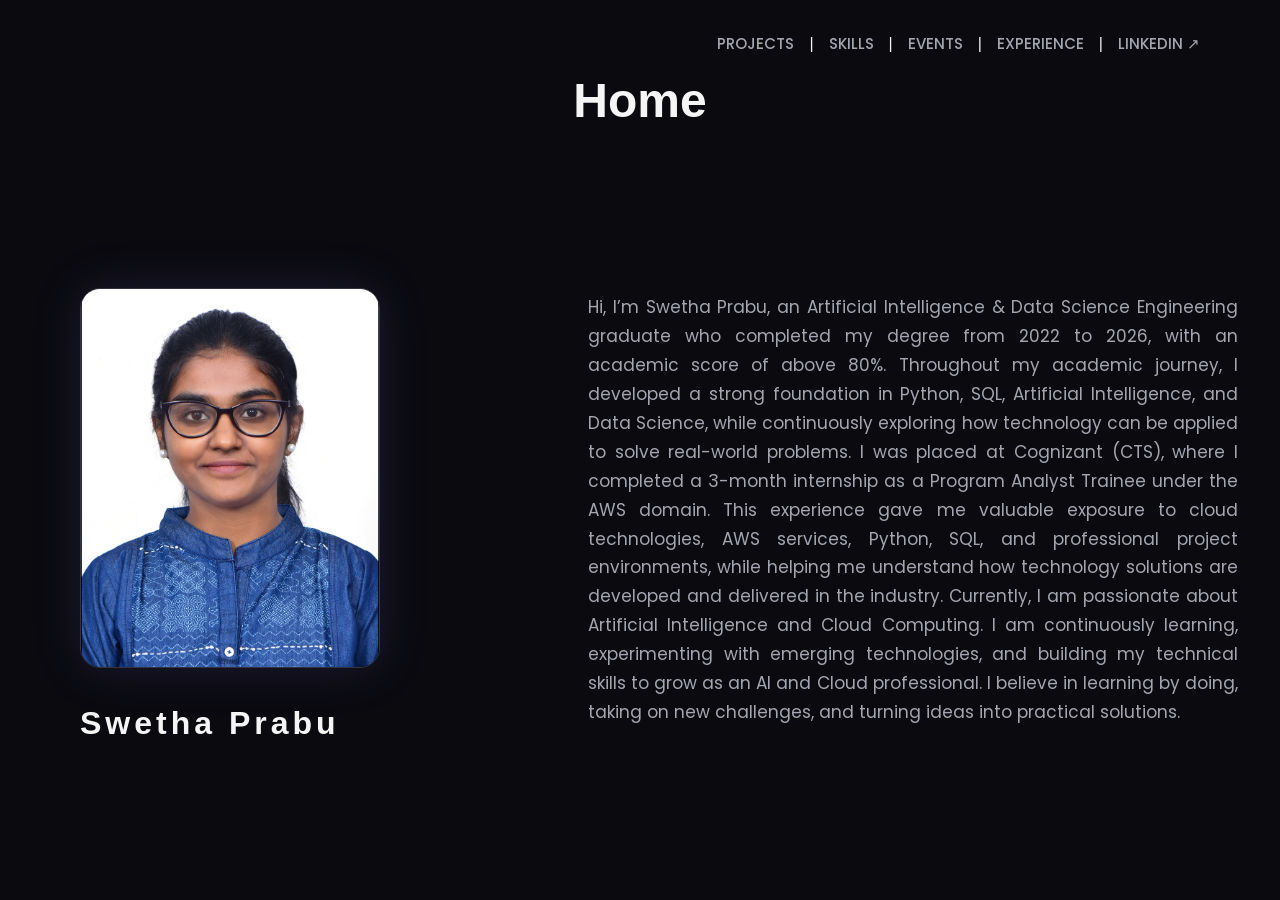
<file: index.html>
<!DOCTYPE html>
<html lang="en">

<head>
    <meta charset="UTF-8">
    <meta name="viewport" content="width=device-width, initial-scale=1.0">

    <title>Swetha | AI & Data Science Engineer</title>
    <link rel="preconnect" href="https://fonts.googleapis.com">
<link rel="preconnect" href="https://fonts.gstatic.com" crossorigin>
<link href="https://fonts.googleapis.com/css2?family=Poppins:wght@300;400;500;600;700&display=swap" rel="stylesheet">

<link rel="preconnect" href="https://fonts.googleapis.com">
<link rel="preconnect" href="https://fonts.gstatic.com" crossorigin>
<link href="https://fonts.googleapis.com/css2?family=Poppins:wght@300;400;500;600;700&display=swap" rel="stylesheet">

    <link rel="stylesheet" href="style.css">
</head>

<body>

    <!-- LinkedIn Link -->
    <header>
       <header class="top-navigation">
        <h1>Home</h1>

    <nav class="nav-links">

        <a href="projects.html">PROJECTS</a>

        <span>|</span>

        <a href="skills.html">SKILLS</a>

        <span>|</span>

        <a href="events.html">EVENTS</a>

        <span>|</span>

        <a href="experience.html">EXPERIENCE</a>

        <span>|</span>

        <a href="https://www.linkedin.com/in/swetha-prabu-8a869b294/" target="_blank">LINKEDIN ↗</a>

    </nav>

</header>


    <!-- Main Introduction -->
    <main class="hero">

        <!-- Left Side: Photo + Name -->
        <div class="profile-section">

            <img 
                src="images/Swetha.JPG" 
                alt="Swetha's Profile Photo"
                class="profile-image"
            >

            <h1>Swetha Prabu</h1>

        </div>


        <!-- Right Side: Introduction -->
        <div class="intro-section">

            <p>
                Hi, I’m Swetha Prabu, an Artificial Intelligence & Data Science Engineering graduate who completed my degree from 2022 to 2026, with an academic score of above 80%.

Throughout my academic journey, I developed a strong foundation in Python, SQL, Artificial Intelligence, and Data Science, while continuously exploring how technology can be applied to solve real-world problems.

I was placed at Cognizant (CTS), where I completed a 3-month internship as a Program Analyst Trainee under the AWS domain. This experience gave me valuable exposure to cloud technologies, AWS services, Python, SQL, and professional project environments, while helping me understand how technology solutions are developed and delivered in the industry.

Currently, I am passionate about Artificial Intelligence and Cloud Computing. I am continuously learning, experimenting with emerging technologies, and building my technical skills to grow as an AI and Cloud professional.

I believe in learning by doing, taking on new challenges, and turning ideas into practical solutions.

            </p>

        </div>

    </main>
</div>

    <script src="script.js"></script>

</body>

</html>
</file>
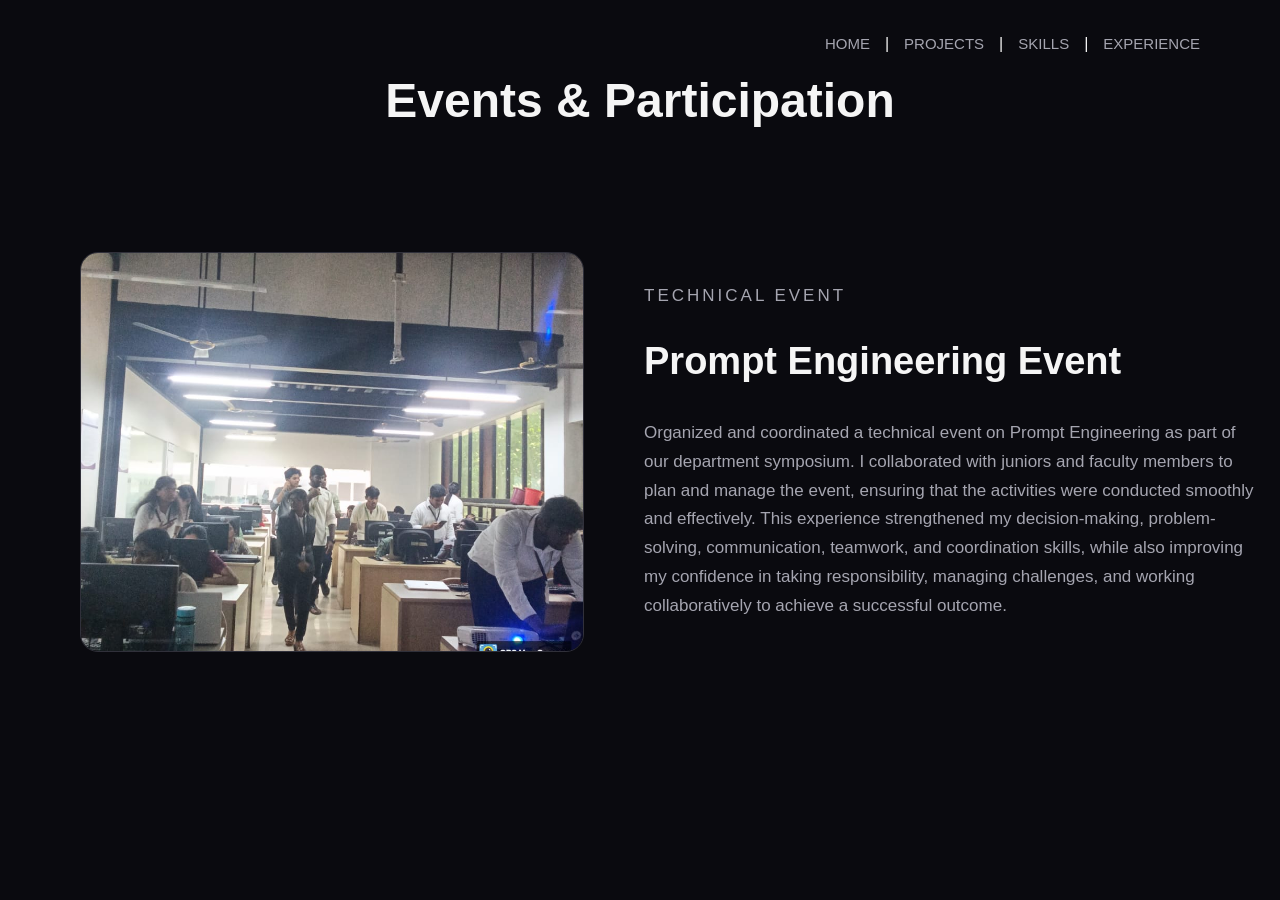
<file: events.html>
<!DOCTYPE html>
<html lang="en">

<head>
    <meta charset="UTF-8">
    <meta name="viewport" content="width=device-width, initial-scale=1.0">

    <title>Events | Swetha</title>

    <link rel="stylesheet" href="style.css">
</head>

<body>

   <header class="top-navigation">

    <h1>Events & Participation</h1>

    <nav class="nav-links">

        <a href="index.html">HOME</a>
        <span>|</span>

        <a href="projects.html">PROJECTS</a>
        <span>|</span>

        <a href="skills.html">SKILLS</a>
        <span>|</span>

        <a href="experience.html">EXPERIENCE</a>

    </nav>

</header>


    <!-- Event Section -->
    <main class="event-container">

        <section class="event-card">

            <!-- Event Image -->
            <div class="event-image">

                <img
                    src="images/WhatsApp Image 2026-02-14 at 1.28.26 AM (1).jpeg"
                    alt="Prompt Engineering Event"
                >

            </div>


            <!-- Event Content -->
            <div class="event-content">

                <p class="event-label">
                    TECHNICAL EVENT
                </p>

                <h2>Prompt Engineering Event</h2>

                <p>
                    Organized and coordinated a technical event on Prompt Engineering as part of our department symposium. I collaborated with juniors and faculty members to plan and manage the event, ensuring that the activities were conducted smoothly and effectively. This experience strengthened my decision-making, problem-solving, communication, teamwork, and coordination skills, while also improving my confidence in taking responsibility, managing challenges, and working collaboratively to achieve a successful outcome.

                </p>

            </div>

        </section>

    </main>


    <script src="script.js"></script>

</body>

</html>
</file>
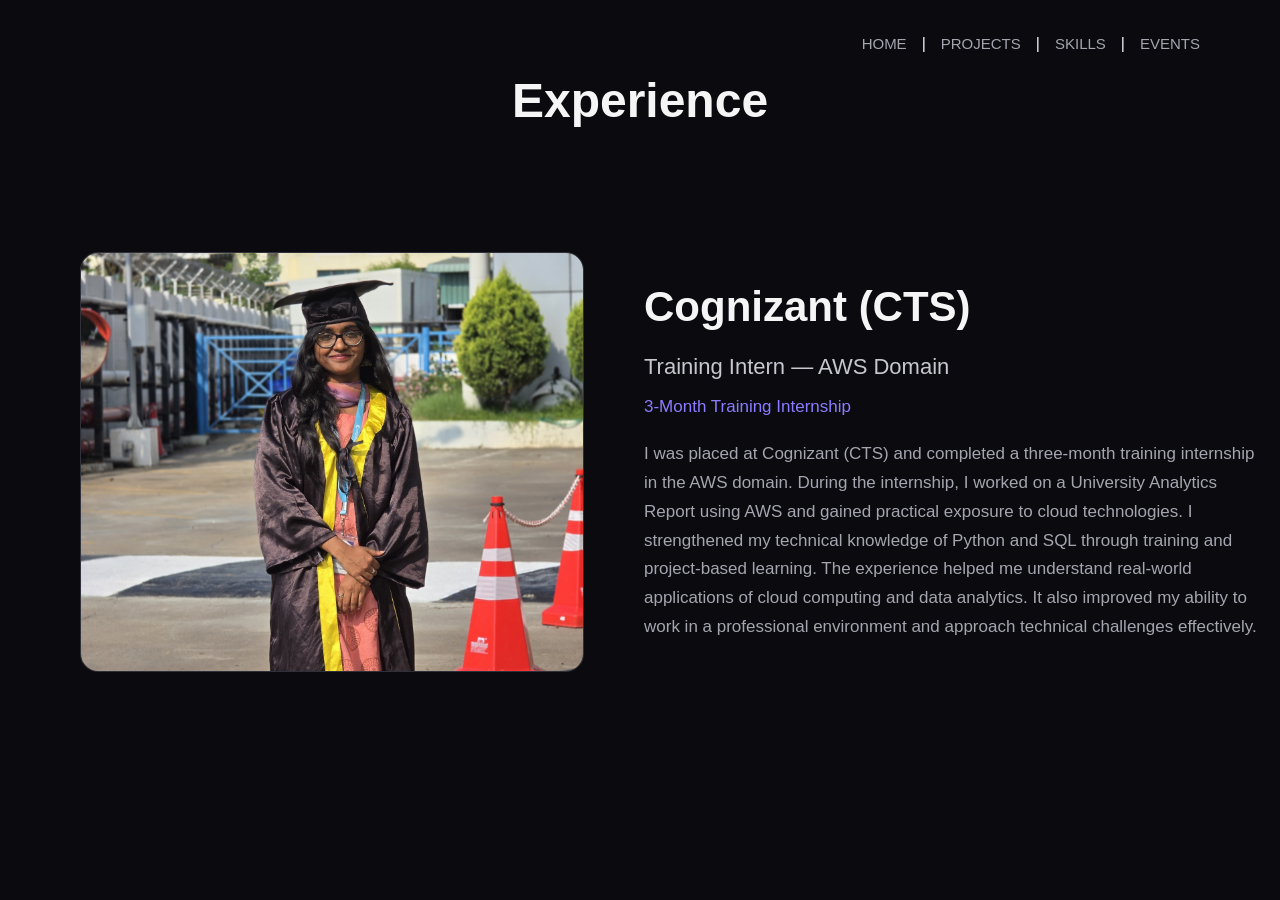
<file: experience.html>
<!DOCTYPE html>
<html lang="en">

<head>
    <meta charset="UTF-8">
    <meta name="viewport" content="width=device-width, initial-scale=1.0">

    <title>Experience | Swetha</title>

    <link rel="stylesheet" href="style.css">
</head>

<body>

    <!-- Page Header -->
    <header class="top-navigation">

    <h1>Experience</h1>

    <nav class="nav-links">

        <a href="index.html">HOME</a>
        <span>|</span>

        <a href="projects.html">PROJECTS</a>
        <span>|</span>

        <a href="skills.html">SKILLS</a>
        <span>|</span>

        <a href="events.html">EVENTS</a>

    </nav>

</header>


    <!-- Experience Section -->
    <main class="experience-container">

        <section class="experience-card">

            <!-- LEFT: Experience Image -->
            <div class="experience-image">

                <img
                    src="images/a0c12e7b-2923-45b0-a2d4-3fcf97901abe.jpeg"
                    alt="Cognizant Experience"
                >

            </div>


            <!-- RIGHT: Experience Content -->
            <div class="experience-content">

                <h2>Cognizant (CTS)</h2>

                <h3>Training Intern — AWS Domain</h3>

                <p class="experience-duration">
                    3-Month Training Internship
                </p>

                <p>

I was placed at Cognizant (CTS) and completed a three-month training internship in the AWS domain.
During the internship, I worked on a University Analytics Report using AWS and gained practical exposure to cloud technologies.
I strengthened my technical knowledge of Python and SQL through training and project-based learning.
The experience helped me understand real-world applications of cloud computing and data analytics.
It also improved my ability to work in a professional environment and approach technical challenges effectively.

                </p>

            </div>

        </section>

    </main>


    <script src="script.js"></script>

</body>

</html>
</file>
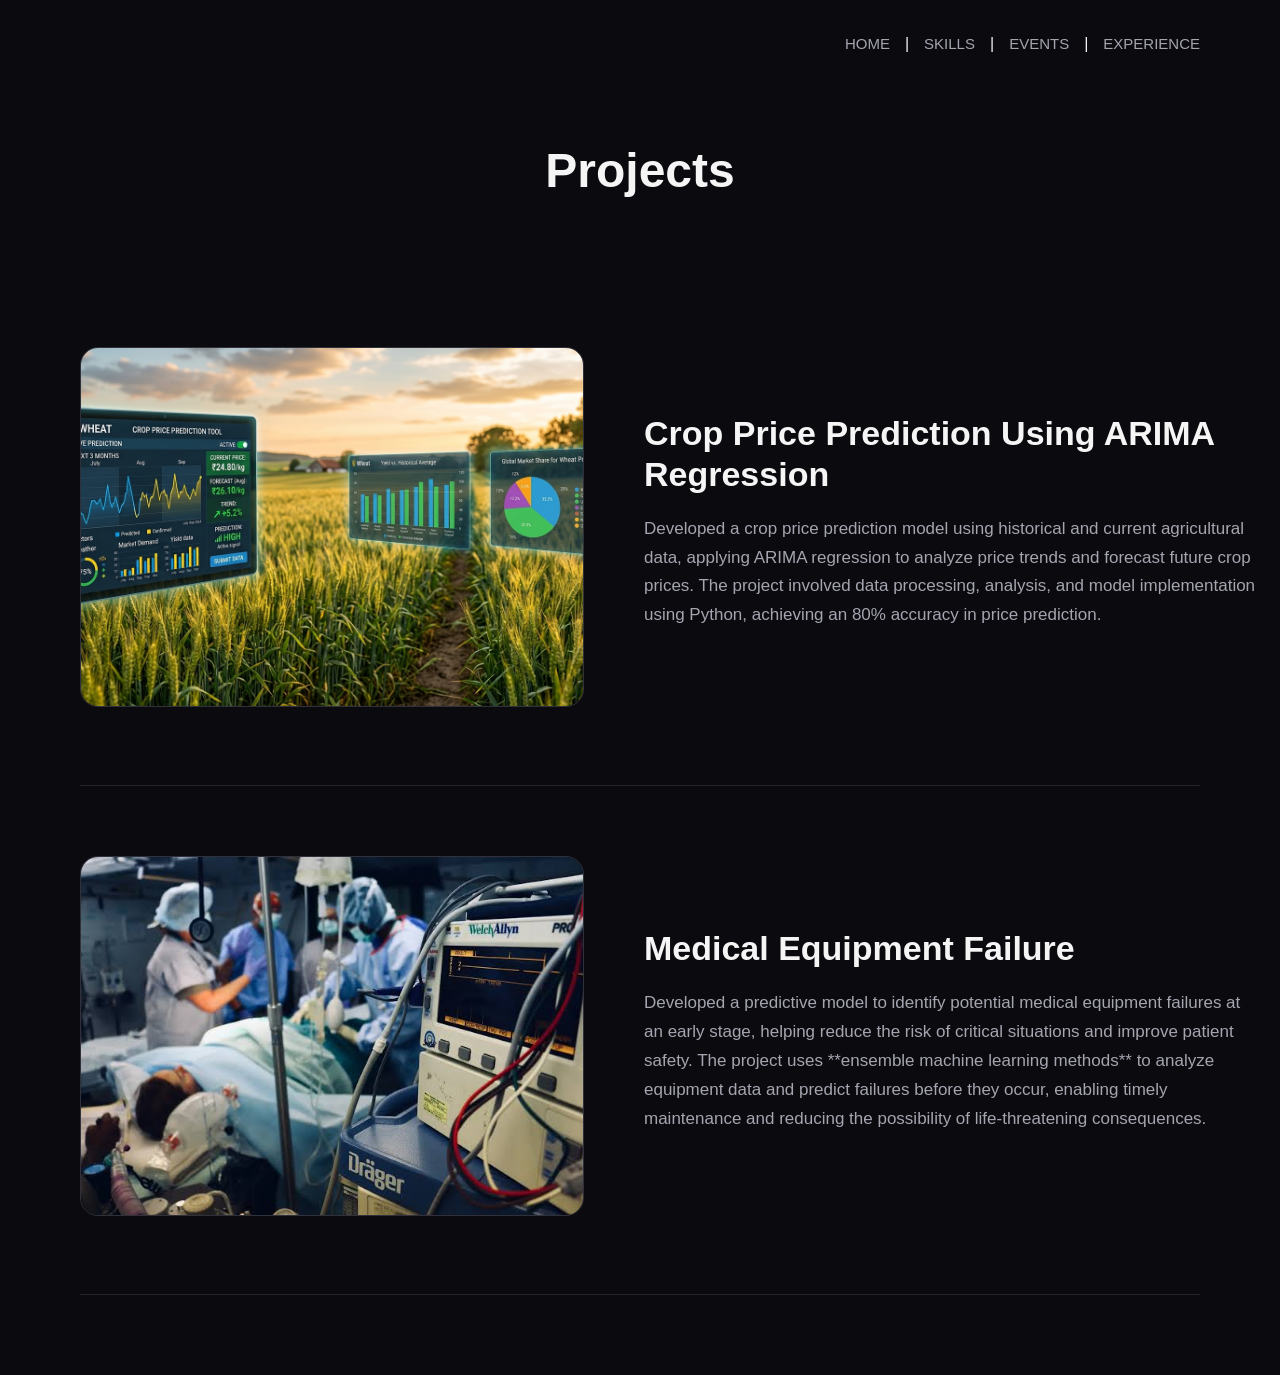
<file: projects.html>
<!DOCTYPE html>
<html lang="en">

<head>
    <meta charset="UTF-8">
    <meta name="viewport" content="width=device-width, initial-scale=1.0">

    <title>Projects | Swetha</title>

    <link rel="stylesheet" href="style.css">
</head>

<body>

    <!-- Top Navigation -->
    <header class="top-navigation">
        <nav class="nav-links">

            <a href="index.html">HOME</a>
            <span>|</span>

            <a href="skills.html">SKILLS</a>
            <span>|</span>

            <a href="events.html">EVENTS</a>
            <span>|</span>

            <a href="experience.html">EXPERIENCE</a>

        </nav>
    </header>

<header class="page-header">

    <h1>Projects</h1>


</header>

    <!-- Projects -->
    <main class="projects-container">


        <!-- Project 1 -->
        <section class="project">

            <!-- LEFT: Project Image -->
            <div class="project-image">

                <img
                    src="images/Gemini_Generated_Image_9zv4x29zv4x29zv4.png"
                    alt="Crop Price Prediction Project"
                >

            </div>


            <!-- RIGHT: Project Information -->
            <div class="project-info">

                <h2>Crop Price Prediction Using ARIMA Regression</h2>

                <p>
                    Developed a crop price prediction model using historical and current agricultural data, applying ARIMA regression to analyze price trends and forecast future crop prices. The project involved data processing, analysis, and model implementation using Python, achieving an 80% accuracy in price prediction.

                </p>

            </div>

        </section>


        <!-- Project 2 -->
        <section class="project">

            <!-- LEFT: Project Image -->
            <div class="project-image">

                <img
                    src="images/images.jpg"
                    alt="Restaurant Ordering System Project"
                >

            </div>


            <!-- RIGHT: Project Information -->
            <div class="project-info">

                <h2>Medical Equipment Failure</h2>

                <p>
                    Developed a predictive model to identify potential medical equipment failures at an early stage, helping reduce the risk of critical situations and improve patient safety. The project uses **ensemble machine learning methods** to analyze equipment data and predict failures before they occur, enabling timely maintenance and reducing the possibility of life-threatening consequences.

                </p>

            </div>

        </section>


    </main>


    <script src="script.js"></script>

</body>

</html>
</file>
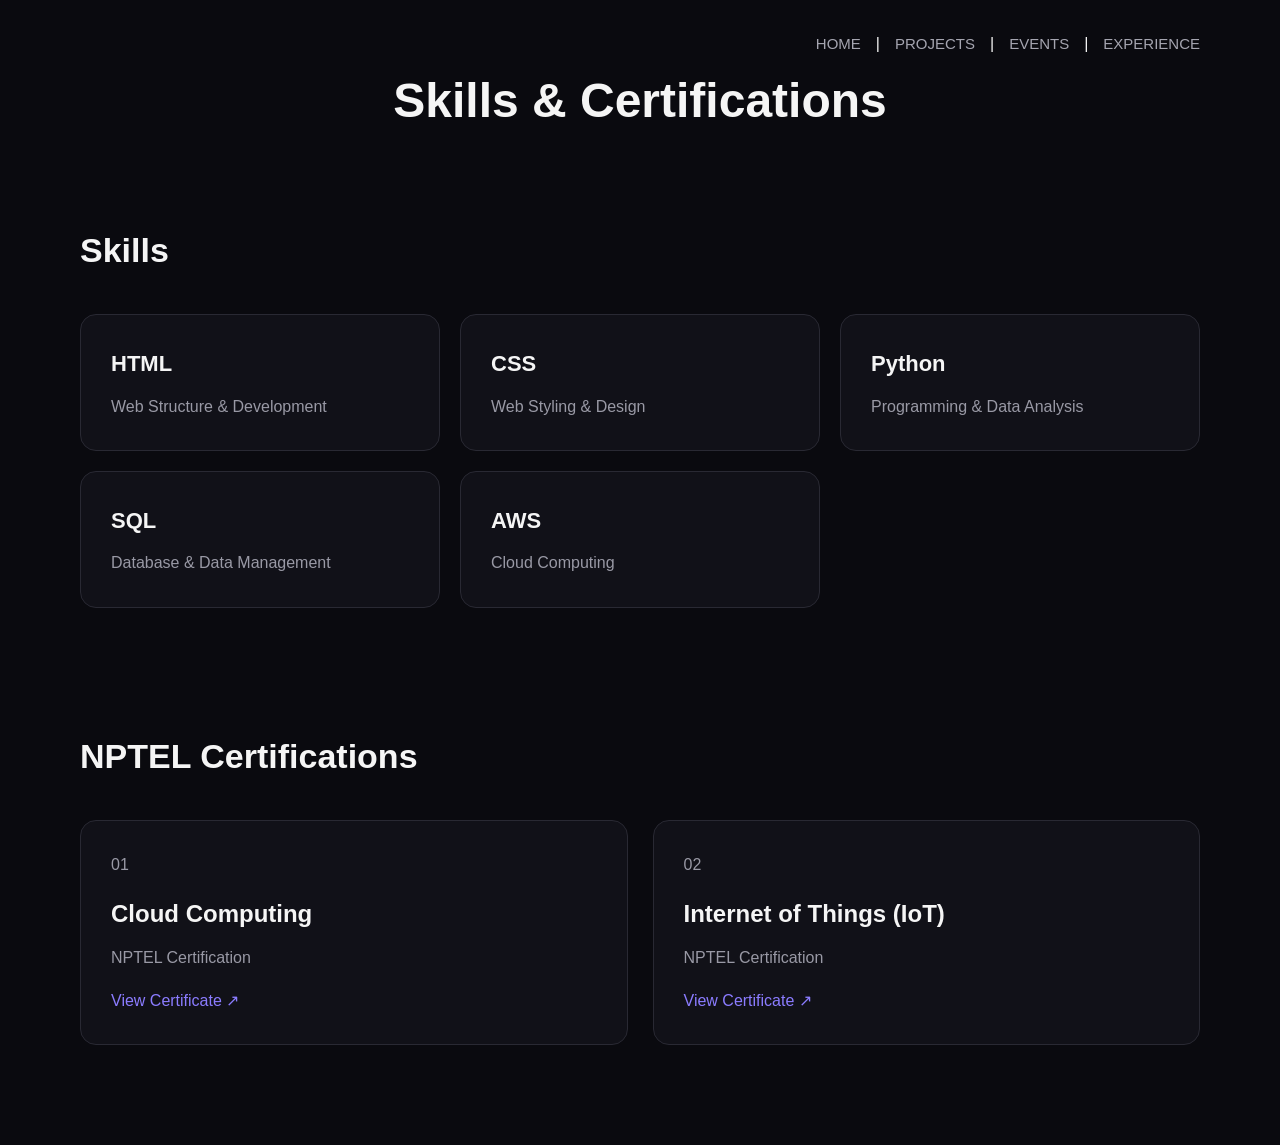
<file: skills.html>
<!DOCTYPE html>
<html lang="en">

<head>
    <meta charset="UTF-8">
    <meta name="viewport" content="width=device-width, initial-scale=1.0">

    <title>Skills & Certifications | Swetha</title>

    <link rel="stylesheet" href="style.css">
</head>

<body>

    <!-- Page Header -->
    <header class="top-navigation">

    <h1>Skills & Certifications</h1>

    <nav class="nav-links">

        <a href="index.html">HOME</a>
        <span>|</span>

        <a href="projects.html">PROJECTS</a>
        <span>|</span>

        <a href="events.html">EVENTS</a>
        <span>|</span>

        <a href="experience.html">EXPERIENCE</a>

    </nav>

</header>

    <!-- Skills Section -->
    <section class="skills-section">

        <h2> Skills</h2>

        <div class="skills-grid">

            <div class="skill-card">
                <h3>HTML</h3>
                <p>Web Structure & Development</p>
            </div>

            <div class="skill-card">
                <h3>CSS</h3>
                <p>Web Styling & Design</p>
            </div>

            <div class="skill-card">
                <h3>Python</h3>
                <p>Programming & Data Analysis</p>
            </div>

            <div class="skill-card">
                <h3>SQL</h3>
                <p>Database & Data Management</p>
            </div>

            <div class="skill-card">
                <h3>AWS</h3>
                <p>Cloud Computing</p>
            </div>

        </div>

    </section>


    <!-- Certifications Section -->
    <section class="certifications-section">


        <h2>NPTEL Certifications</h2>

        <div class="certifications-grid">

            <!-- Cloud Computing -->
            <div class="certificate-card">

                <p class="certificate-number">01</p>

                <h3>Cloud Computing</h3>

                <p>
                    NPTEL Certification
                </p>

                <a href="#" class="certificate-link">
                    View Certificate ↗
                </a>

            </div>


            <!-- IoT -->
            <div class="certificate-card">

                <p class="certificate-number">02</p>

                <h3>Internet of Things (IoT)</h3>

                <p>
                    NPTEL Certification
                </p>

                <a href="#" class="certificate-link">
                    View Certificate ↗
                </a>

            </div>

        </div>

    </section>


    <script src="script.js"></script>

</body>

</html>
</file>
<file: style.css>
/* =========================================
   GLOBAL STYLES
========================================= */

* {
    margin: 0;
    padding: 0;
    box-sizing: border-box;
}

html {
    scroll-behavior: smooth;
}

body {
    font-family: Arial, Helvetica, sans-serif;
    background: #0a0a0f;
    color: #f5f5f5;
    line-height: 1.7;
}


/* =========================================
   COMMON PAGE HEADER
========================================= */

.page-header {
    max-width: 1200px;
    margin: 0 auto;
    padding: 60px 40px 40px;
}

.page-header h1 {
    font-size: 48px;
    margin-bottom: 15px;
}

.page-header p {
    color: #a5a5b0;
    max-width: 650px;
    font-size: 17px;
}

.back-link {
    display: inline-block;
    color: #8b7cff;
    text-decoration: none;
    margin-bottom: 35px;
    transition: 0.3s;
}

.back-link:hover {
    color: #ffffff;
}


/* =========================================
   HOME
========================================= */
.top-navigation {
    position: relative;
    max-width: 1200px;
    margin: 0 auto;
    padding: 50px 40px 30px;
    min-height: 50px;
}

.top-navigation h1 {
    text-align: center;
    font-size: 48px;
    margin: 10px 0;
}

.header {     max-width: 1200px; 
        margin: auto;  
        padding: 30px 40px;  
        text-align: center; } 

.header h1 {
    font-size: 48px;
    margin: 10px; }

.nav-links {
    position: absolute;
    top: 30px;
    right: 40px;

    display: flex;
    align-items: center;
    gap: 15px;
}

.linkedin-link {     color: #ffffff;   
      text-decoration: none;    
       border: 1px solid #33333d;     
       padding: 10px 18px;    
        border-radius: 25px;    
         transition: 0.3s; } 

.linkedin-link:hover {     background: #8b7cff;    
     border-color: #8b7cff; } 

.hero {     min-height: 75vh; 
        max-width: 1200px;   
          margin: auto;  
             padding: 50px 40px;  
                display: grid; 
                    grid-template-columns: 40% 60%;   
                      align-items: center;    
                       gap: 60px; } 

.nav-links a {     color: #a5a5b0;   
      text-decoration: none; 
          font-size: 15px;   
            font-family: "Poppins", sans-serif;    
             font-weight: 500;    
              transition: 0.3s; }.



/* Profile */

.profile-section {
    text-align: center;
}

.profile-image {
    width: 300px;
    height: 380px;
    object-fit: cover;
    border-radius: 20px;
    border: 1px solid #33333d;
    box-shadow: 0 0 50px rgba(139, 124, 255, 0.15);
}

.profile-section h1 {
    margin-top: 20px;
    font-size: 32px;
    letter-spacing: 4px;
}


/* Introduction */

.intro-section {
    font-family: "Poppins", sans-serif;
}

.intro-section .hello {
    color: #8b7cff;
    font-size: 18px;
    margin-bottom: 5px;
}

.intro-section h2 {
    font-size: 55px;
    line-height: 1.1;
    margin-bottom: 10px;
}

.intro-section h3 {
    color: #c7c7d0;
    font-size: 23px;
    font-weight: normal;
    margin-bottom: 25px;
}

.intro-section p {
    color: #a5a5b0;
    font-size: 17px;
    margin-bottom: 18px;
    max-width: 650px;
    text-align: justify;
}

.intro-section strong {
    color: #ffffff;
}


/* =========================================
   PROJECTS
========================================= */
/* =========================================
   PROJECTS PAGE HEADER
========================================= */

.page-header {
    max-width: 1200px;
    margin: 0 auto;
    padding: 50px 40px 30px;
    text-align: center;
}

.page-header h1 {
    font-size: 48px;
    margin-bottom: 0 auto;
    text-align: center;
}

.page-header p {
    color: #a5a5b0;
    font-size: 17px;
    margin-left: 350 auto;
    text-align: center;
}

.projects-container {
    max-width: 1200px;
    margin: auto;
    padding: 20px 40px 80px;
}

.project {
    display: grid;
    grid-template-columns: 45% 55%;
    align-items: center;
    gap: 60px;
    padding: 70px 0;
    border-bottom: 1px solid #24242c;
}

.project-image img {
    width: 100%;
    height: 360px;
    object-fit: cover;
    border-radius: 18px;
    border: 1px solid #30303a;
    transition: 0.4s;
}

.project-image img:hover {
    transform: scale(1.02);
    box-shadow: 0 0 40px rgba(139, 124, 255, 0.15);
}

.project-number {
    color: #8b7cff;
    font-size: 16px;
    letter-spacing: 2px;
    margin-bottom: 10px;
}

.project-info h2 {
    font-size: 34px;
    line-height: 1.2;
    margin-bottom: 20px;
}

.project-info p {
    color: #a5a5b0;
    font-size: 17px;
    margin-bottom: 18px;
}

.project-info strong {
    color: #ffffff;
}


/* =========================================
   SKILLS
========================================= */

.skills-section,
.certifications-section {
    max-width: 1200px;
    margin: auto;
    padding: 40px;
}

.section-label {
    color: #8b7cff;
    font-size: 14px;
    letter-spacing: 3px;
    margin-bottom: 10px;
}

.skills-section h2,
.certifications-section h2 {
    font-size: 34px;
    margin-bottom: 35px;
}

.skills-grid {
    display: grid;
    grid-template-columns: repeat(3, 1fr);
    gap: 20px;
}

.skill-card {
    background: #111118;
    border: 1px solid #292933;
    border-radius: 16px;
    padding: 30px;
    transition: 0.3s;
}

.skill-card:hover {
    transform: translateY(-5px);
    border-color: #8b7cff;
}

.skill-card h3 {
    font-size: 22px;
    margin-bottom: 10px;
}

.skill-card p {
    color: #9999a5;
}


/* Certifications */

.certifications-section {
    padding-top: 80px;
    padding-bottom: 100px;
}

.certifications-grid {
    display: grid;
    grid-template-columns: repeat(2, 1fr);
    gap: 25px;
}

.certificate-card {
    background: #111118;
    border: 1px solid #292933;
    border-radius: 16px;
    padding: 30px;
    transition: 0.3s;
}

.certificate-card:hover {
    transform: translateY(-5px);
    border-color: #8b7cff;
}

.certificate-number {
    color: #8b7cff;
    margin-bottom: 15px;
}

.certificate-card h3 {
    font-size: 24px;
    margin-bottom: 10px;
}

.certificate-card p {
    color: #9999a5;
    margin-bottom: 15px;
}

.certificate-link {
    color: #8b7cff;
    text-decoration: none;
}

.certificate-link:hover {
    color: #ffffff;
}


/* =========================================
   EVENTS
========================================= */

.event-container {
    max-width: 1200px;
    margin: auto;
    padding: 20px 40px 100px;
}

.event-card {
    display: grid;
    grid-template-columns: 45% 55%;
    gap: 60px;
    align-items: center;
    padding: 50px 0;
}

.event-image img {
    width: 100%;
    height: 400px;
    object-fit: cover;
    border-radius: 18px;
    border: 1px solid #30303a;
}

.event-number,
.event-label {
    color: #8b7cff;
}

.event-number {
    font-size: 16px;
    letter-spacing: 2px;
}

.event-label {
    font-size: 13px;
    letter-spacing: 3px;
    margin: 10px 0;
}

.event-content h2 {
    font-size: 38px;
    margin-bottom: 25px;
}

.event-content p {
    color: #a5a5b0;
    font-size: 17px;
    margin-bottom: 18px;
}

.event-content strong {
    color: #ffffff;
}


/* =========================================
   EXPERIENCE
========================================= */

.experience-container {
    max-width: 1200px;
    margin: auto;
    padding: 20px 40px 100px;
}

.experience-card {
    display: grid;
    grid-template-columns: 45% 55%;
    gap: 60px;
    align-items: center;
    padding: 50px 0;
}

.experience-image img {
    width: 100%;
    height: 420px;
    object-fit: cover;
    border-radius: 18px;
    border: 1px solid #30303a;
}

.experience-number,
.experience-label {
    color: #8b7cff;
}

.experience-number {
    letter-spacing: 2px;
}

.experience-label {
    font-size: 13px;
    letter-spacing: 3px;
    margin: 10px 0;
}

.experience-content h2 {
    font-size: 42px;
    margin-bottom: 5px;
}

.experience-content h3 {
    color: #c7c7d0;
    font-size: 22px;
    font-weight: normal;
    margin-bottom: 8px;
}

.experience-duration {
    color: #8b7cff !important;
}

.experience-content p {
    color: #a5a5b0;
    font-size: 17px;
    margin-bottom: 18px;
}

.experience-content strong {
    color: #ffffff;
}


/* =========================================
   MOBILE RESPONSIVE
========================================= */

@media (max-width: 768px) {

    .page-header {
        padding: 40px 25px 25px;
    }

    .page-header h1 {
        font-size: 36px;
    }

    header {
        padding: 25px;
    }

    .hero {
        grid-template-columns: 1fr;
        padding: 40px 25px;
        gap: 45px;
        text-align: center;
    }

    .profile-image {
        width: 250px;
        height: 320px;
    }

    .intro-section h2 {
        font-size: 40px;
    }

    .intro-section h3 {
        font-size: 20px;
    }

    .intro-section p {
        margin-left: auto;
        margin-right: auto;
    }

    .projects-container,
    .event-container,
    .experience-container {
        padding-left: 25px;
        padding-right: 25px;
    }

    .project,
    .event-card,
    .experience-card {
        grid-template-columns: 1fr;
        gap: 35px;
        padding: 50px 0;
    }

    .project-image img,
    .event-image img,
    .experience-image img {
        height: 300px;
    }

    .project-info h2,
    .event-content h2,
    .experience-content h2 {
        font-size: 30px;
    }

    .skills-section,
    .certifications-section {
        padding-left: 25px;
        padding-right: 25px;
    }

    .skills-grid {
        grid-template-columns: 1fr;
    }

    .certifications-grid {
        grid-template-columns: 1fr;
    }
}

html {
    scroll-behavior: smooth;
}

body {
    opacity: 0;
    transition: opacity 0.5s ease;
}

body.page-loaded {
    opacity: 1;
}

.nav-links a.active {
    color: #8b7cff;
}
</file>
